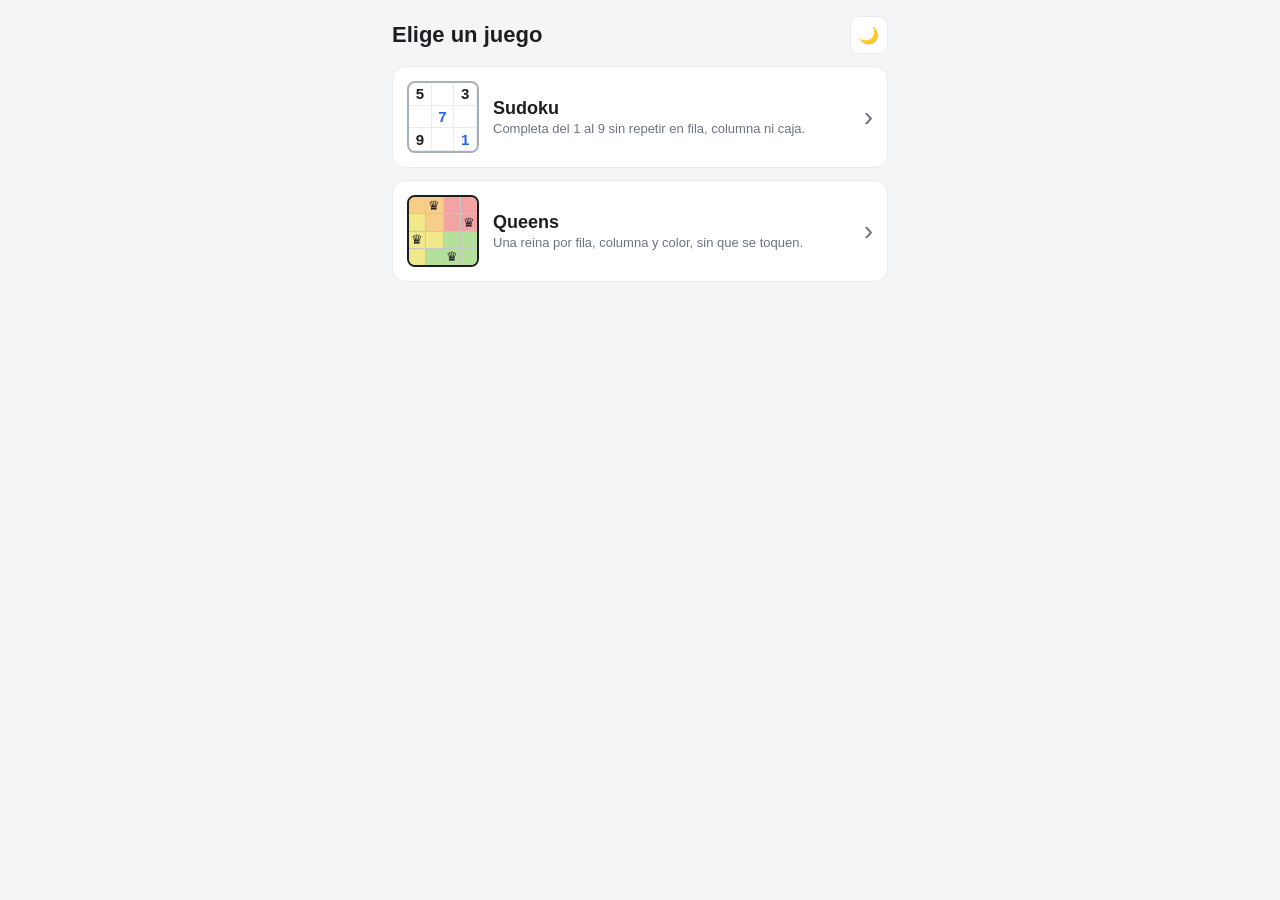
<file: index.html>
<!DOCTYPE html>
<html lang="es">
<head>
<meta charset="UTF-8" />
<meta name="viewport" content="width=device-width, initial-scale=1, maximum-scale=1, user-scalable=no, viewport-fit=cover" />
<title>Juegos</title>
<meta name="theme-color" content="#14161a" />
<link rel="manifest" href="manifest.json" />
<meta name="apple-mobile-web-app-title" content="Juegos" />
<meta name="apple-mobile-web-app-capable" content="yes" />
<link rel="icon" href="icons/icon-192.png" />
<link rel="apple-touch-icon" href="icons/icon-192.png" />
<script>
  (function () {
    try {
      var t = localStorage.getItem('sudoku_theme_v1');
      if (t === 'light' || t === 'dark') document.documentElement.setAttribute('data-theme', t);
    } catch (e) {}
  })();
</script>
<link rel="stylesheet" href="style.css" />
</head>
<body>

<div class="app home">

  <div class="statusbar">
    <h1 class="home-title">Elige un juego</h1>
    <button class="icon-btn" id="btn-theme" title="Cambiar esquema de colores">🌙</button>
  </div>

  <a class="game-card" href="sudoku.html">
    <div class="game-thumb sudoku-thumb" aria-hidden="true">
      <span>5</span><span></span><span>3</span>
      <span></span><span class="a">7</span><span></span>
      <span>9</span><span></span><span class="a">1</span>
    </div>
    <div class="game-info">
      <div class="game-name">Sudoku</div>
      <div class="game-desc">Completa del 1 al 9 sin repetir en fila, columna ni caja.</div>
      <div class="game-progress" id="progress-sudoku"></div>
    </div>
    <div class="game-go">›</div>
  </a>

  <a class="game-card" href="queens.html">
    <div class="game-thumb queens-thumb" aria-hidden="true">
      <span style="background:var(--qz1)"></span><span style="background:var(--qz1)">♛</span><span style="background:var(--qz0)"></span><span style="background:var(--qz0)"></span>
      <span style="background:var(--qz2)"></span><span style="background:var(--qz1)"></span><span style="background:var(--qz0)"></span><span style="background:var(--qz0)">♛</span>
      <span style="background:var(--qz2)">♛</span><span style="background:var(--qz2)"></span><span style="background:var(--qz3)"></span><span style="background:var(--qz3)"></span>
      <span style="background:var(--qz2)"></span><span style="background:var(--qz3)"></span><span style="background:var(--qz3)">♛</span><span style="background:var(--qz3)"></span>
    </div>
    <div class="game-info">
      <div class="game-name">Queens</div>
      <div class="game-desc">Una reina por fila, columna y color, sin que se toquen.</div>
      <div class="game-progress" id="progress-queens"></div>
    </div>
    <div class="game-go">›</div>
  </a>

</div>

<script src="theme.js"></script>
<script>
  Theme.bind(document.getElementById('btn-theme'));

  // Muestra en cada tarjeta si hay una partida a medias.
  (function () {
    function fmt(total) {
      var m = Math.floor(total / 60), s = total % 60;
      return String(m).padStart(2, '0') + ':' + String(s).padStart(2, '0');
    }
    function read(key) {
      try { return JSON.parse(localStorage.getItem(key) || 'null'); } catch (e) { return null; }
    }
    var labels = { easy: 'Fácil', medium: 'Medio', hard: 'Difícil', expert: 'Experto' };
    var s = read('sudoku_game_v1');
    if (s && !s.solved && s.elapsed > 0) {
      document.getElementById('progress-sudoku').textContent =
        '▶ Partida en curso · ' + (labels[s.difficulty] || '') + ' · ' + fmt(s.elapsed);
    }
    var q = read('queens_game_v1');
    if (q && !q.solved && q.elapsed > 0) {
      document.getElementById('progress-queens').textContent =
        '▶ Partida en curso · ' + q.n + '×' + q.n + ' · ' + fmt(q.elapsed);
    }
  })();
</script>
<script src="pwa.js"></script>
</body>
</html>
</file>
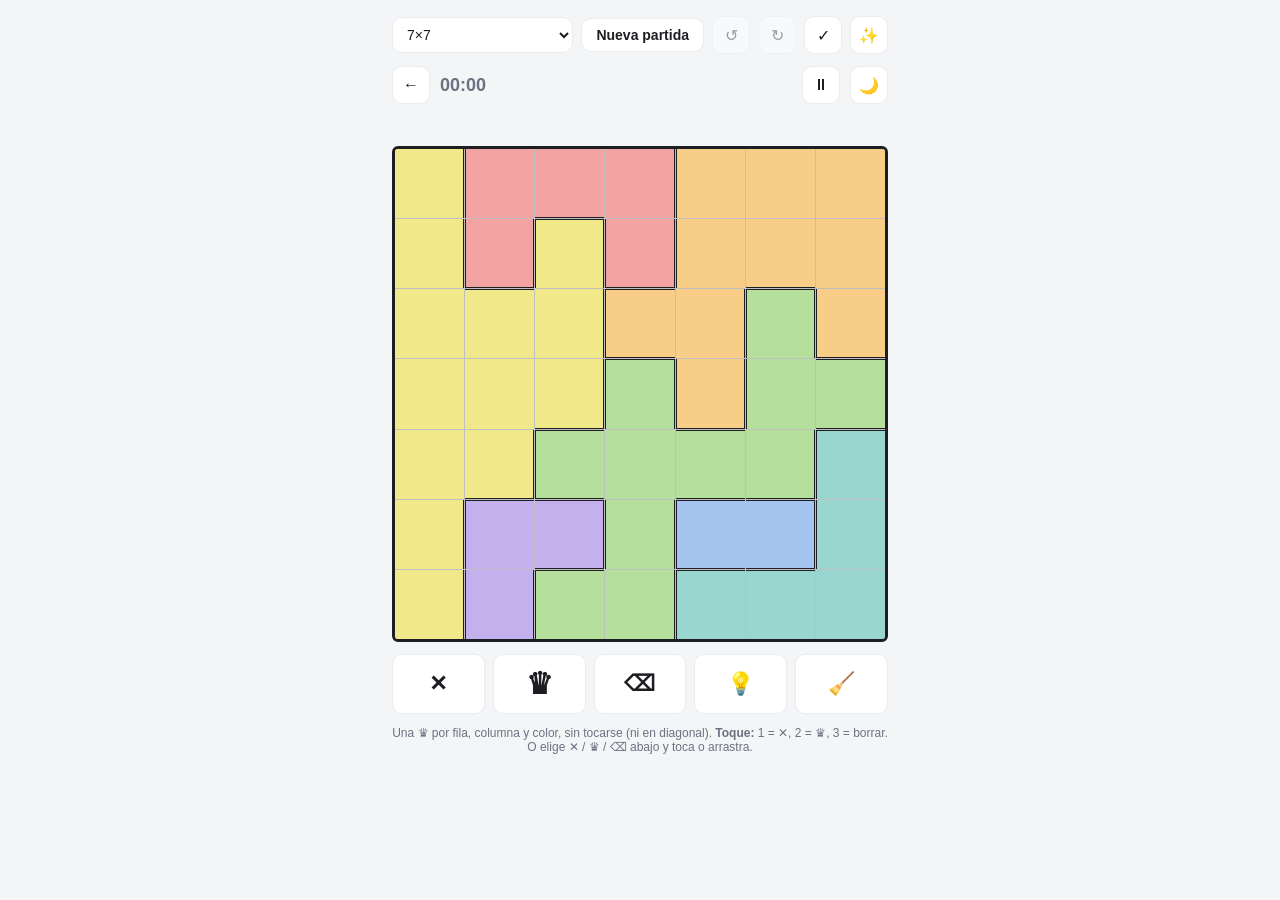
<file: queens.html>
<!DOCTYPE html>
<html lang="es">
<head>
<meta charset="UTF-8" />
<meta name="viewport" content="width=device-width, initial-scale=1, maximum-scale=1, user-scalable=no, viewport-fit=cover" />
<title>Queens</title>
<meta name="theme-color" content="#14161a" />
<link rel="manifest" href="manifest.json" />
<meta name="apple-mobile-web-app-title" content="Juegos" />
<meta name="apple-mobile-web-app-capable" content="yes" />
<link rel="icon" href="icons/icon-192.png" />
<link rel="apple-touch-icon" href="icons/icon-192.png" />
<script>
  (function () {
    try {
      var t = localStorage.getItem('sudoku_theme_v1');
      if (t === 'light' || t === 'dark') document.documentElement.setAttribute('data-theme', t);
    } catch (e) {}
  })();
</script>
<link rel="stylesheet" href="style.css" />
</head>
<body>

<div class="app">

  <div class="toolbar">
    <select id="size" title="Tamaño del tablero">
      <option value="5">5×5</option>
      <option value="6">6×6</option>
      <option value="7" selected>7×7</option>
      <option value="8">8×8</option>
      <option value="9">9×9</option>
    </select>
    <button class="btn" id="btn-new">Nueva partida</button>
    <button class="icon-btn" id="btn-undo" title="Deshacer">↺</button>
    <button class="icon-btn" id="btn-redo" title="Rehacer">↻</button>
    <button class="icon-btn" id="btn-check" title="Comprobar las reinas y ✕ puestas">✓</button>
    <button class="icon-btn" id="btn-autox" title="Autocompletar ✕: marca todas las celdas donde ya no cabe una reina">✨</button>
  </div>

  <div class="statusbar">
    <a class="icon-btn back-btn" href="index.html" title="Volver a los juegos">←</a>
    <div class="timer" id="timer">00:00</div>
    <button class="icon-btn" id="btn-pause" title="Pausar">⏸</button>
    <button class="icon-btn" id="btn-theme" title="Cambiar esquema de colores">🌙</button>
  </div>

  <div class="q-warn" id="warn"></div>

  <div class="board-wrap q-wrap">
    <div class="q-board" id="board"></div>
    <div class="pause-overlay" id="pause-overlay">
      <button class="btn" id="btn-resume">▶ Reanudar</button>
    </div>
    <div class="win-overlay hidden" id="win-overlay">
      <div class="win-card">
        <div class="win-icon">🏆</div>
        <h2>¡Resuelto!</h2>
        <div class="win-stats">
          <span class="win-chip" id="win-size"></span>
          <span class="win-chip" id="win-time"></span>
        </div>
        <button class="btn win-btn" id="btn-win-new">Nueva partida</button>
      </div>
    </div>
  </div>

  <div class="numpad q-tools" id="tools">
    <button class="num-btn" data-tool="x" title="Marcar ✕: toca o arrastra por las celdas (X)">✕</button>
    <button class="num-btn" data-tool="queen" title="Poner reina (Q)">♛</button>
    <button class="num-btn erase" data-tool="erase" title="Borrar: toca o arrastra por las celdas">⌫</button>
    <button class="num-btn tool-btn" id="btn-hint" title="Pista: corrige una reina mal puesta o revela una correcta">💡</button>
    <button class="num-btn tool-btn" id="btn-clear-x" title="Quitar todas las ✕">🧹</button>
  </div>

  <p class="hint">
    Una ♛ por fila, columna y color, sin tocarse (ni en diagonal).
    <strong>Toque:</strong> 1 = ✕, 2 = ♛, 3 = borrar. O elige ✕ / ♛ / ⌫ abajo y toca o arrastra.
  </p>

</div>

<script src="theme.js"></script>
<script src="queens.js"></script>
<script src="queens-app.js"></script>
<script src="pwa.js"></script>
</body>
</html>
</file>
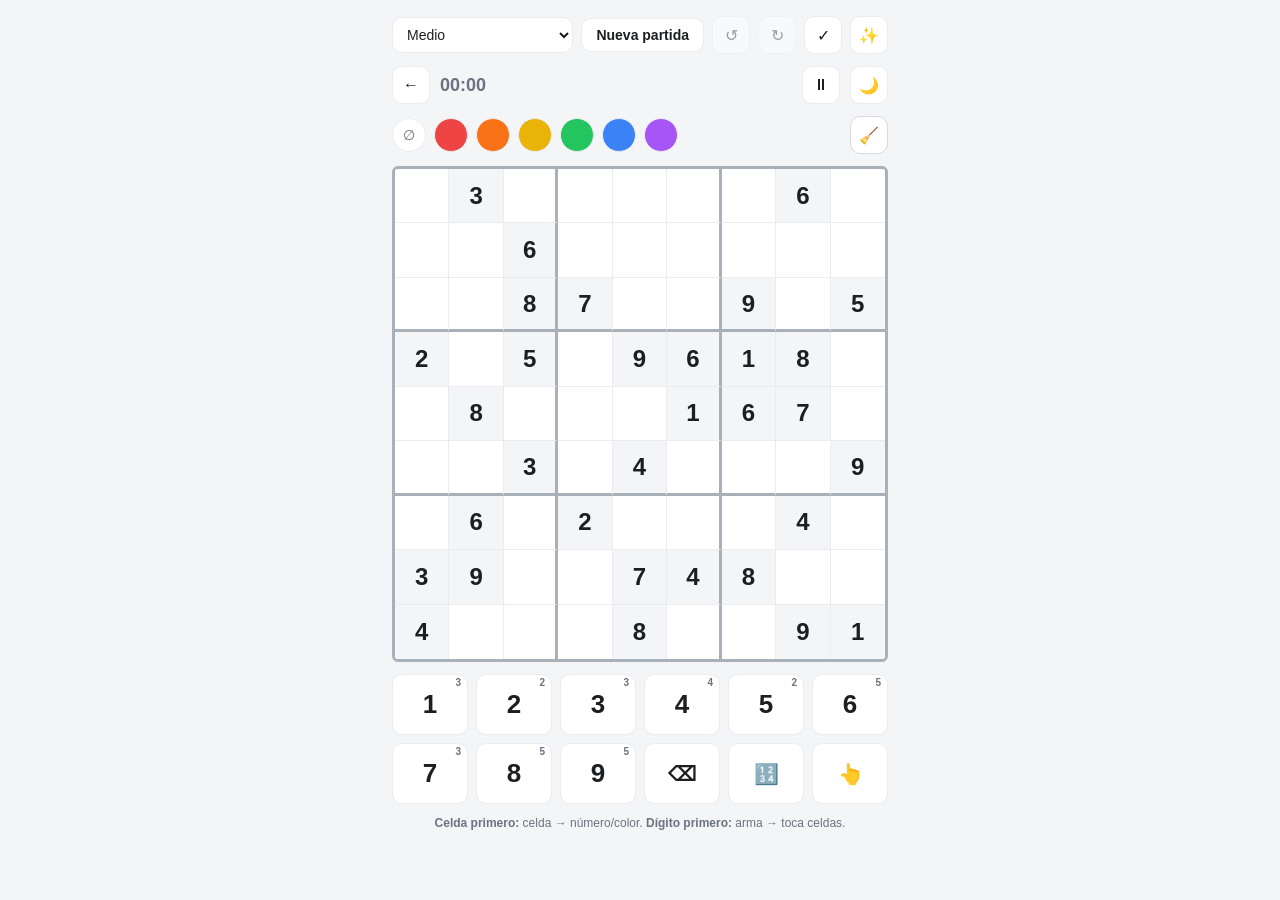
<file: sudoku.html>
<!DOCTYPE html>
<html lang="es">
<head>
<meta charset="UTF-8" />
<meta name="viewport" content="width=device-width, initial-scale=1, maximum-scale=1, user-scalable=no, viewport-fit=cover" />
<title>Sudoku</title>
<meta name="theme-color" content="#14161a" />
<link rel="manifest" href="manifest.json" />
<meta name="apple-mobile-web-app-title" content="Juegos" />
<meta name="apple-mobile-web-app-capable" content="yes" />
<link rel="icon" href="icons/icon-192.png" />
<link rel="apple-touch-icon" href="icons/icon-192.png" />
<script>
  (function () {
    try {
      var t = localStorage.getItem('sudoku_theme_v1');
      if (t === 'light' || t === 'dark') document.documentElement.setAttribute('data-theme', t);
    } catch (e) {}
  })();
</script>
<link rel="stylesheet" href="style.css" />
</head>
<body>

<div class="app">

  <div class="toolbar">
    <select id="difficulty">
      <option value="easy">Fácil</option>
      <option value="medium" selected>Medio</option>
      <option value="hard">Difícil</option>
      <option value="expert">Experto</option>
    </select>
    <button class="btn" id="btn-new">Nueva partida</button>
    <button class="icon-btn" id="btn-undo" title="Deshacer">↺</button>
    <button class="icon-btn" id="btn-redo" title="Rehacer">↻</button>
    <button class="icon-btn" id="btn-check" title="Comprobar los números escritos">✓</button>
    <button class="icon-btn" id="btn-autonotes" title="Autocompletar anotaciones: calcula los candidatos posibles en cada celda vacía">✨</button>
  </div>

  <div class="statusbar">
    <a class="icon-btn back-btn" href="index.html" title="Volver a los juegos">←</a>
    <div class="timer" id="timer">00:00</div>
    <button class="icon-btn" id="btn-pause" title="Pausar">⏸</button>
    <button class="icon-btn" id="btn-theme" title="Cambiar esquema de colores">🌙</button>
  </div>

  <div class="palette" id="palette">
    <button class="swatch swatch-none" data-color="" title="Quitar color">∅</button>
    <button class="swatch" data-color="red" title="Rojo"></button>
    <button class="swatch" data-color="orange" title="Naranjo"></button>
    <button class="swatch" data-color="yellow" title="Amarillo"></button>
    <button class="swatch" data-color="green" title="Verde"></button>
    <button class="swatch" data-color="blue" title="Azul"></button>
    <button class="swatch" data-color="purple" title="Morado"></button>
    <button class="icon-btn" id="btn-clear-colors" title="Quitar todos los colores del tablero">🧹</button>
  </div>

  <div class="board-wrap">
    <div class="board" id="board"></div>
    <div class="pause-overlay" id="pause-overlay">
      <button class="btn" id="btn-resume">▶ Reanudar</button>
    </div>
    <div class="win-overlay hidden" id="win-overlay">
      <div class="win-card">
        <div class="win-icon">🏆</div>
        <h2>¡Resuelto!</h2>
        <div class="win-stats">
          <span class="win-chip" id="win-difficulty"></span>
          <span class="win-chip" id="win-time"></span>
        </div>
        <button class="btn win-btn" id="btn-win-new">Nueva partida</button>
      </div>
    </div>
  </div>

  <div class="numpad" id="numpad">
    <button class="num-btn" data-num="1">1<sup class="num-badge"></sup></button>
    <button class="num-btn" data-num="2">2<sup class="num-badge"></sup></button>
    <button class="num-btn" data-num="3">3<sup class="num-badge"></sup></button>
    <button class="num-btn" data-num="4">4<sup class="num-badge"></sup></button>
    <button class="num-btn" data-num="5">5<sup class="num-badge"></sup></button>
    <button class="num-btn" data-num="6">6<sup class="num-badge"></sup></button>
    <button class="num-btn" data-num="7">7<sup class="num-badge"></sup></button>
    <button class="num-btn" data-num="8">8<sup class="num-badge"></sup></button>
    <button class="num-btn" data-num="9">9<sup class="num-badge"></sup></button>
    <button class="num-btn erase" data-num="0" title="Borrar">⌫</button>
    <button class="num-btn tool-btn" id="btn-notes" title="Modo notas: anota candidatos en vez de escribir el número (N)">🔢</button>
    <button class="num-btn tool-btn" id="btn-digitfirst" title="Dígito primero: arma un número o color y luego toca/arrastra por las celdas (D)">👆</button>
  </div>

  <p class="hint" id="hint">
    <strong>Celda primero:</strong> celda → número/color. <strong>Dígito primero:</strong> arma → toca celdas.
  </p>

</div>

<script src="sudoku.js"></script>
<script src="app.js"></script>
<script src="pwa.js"></script>
</body>
</html>
</file>
<file: style.css>
:root {
  --bg: #f4f5f7;
  --panel: #ffffff;
  --text: #1c1e21;
  --muted: #6b7280;
  --line-thin: #eaecef;
  --line-thick: #a8b0ba;
  --cell-bg: #ffffff;
  --cell-given: #f3f5f7;
  --cell-selected: #cfe3ff;
  --cell-peer: #eef4ff;
  --cell-same-value: #dbe9ff;
  --cell-note-match: #fdf0b8;
  --cell-notes-bg: #f7f8fa;
  --conflict: #ffd3d3;
  --accent: #2563eb;
  --accent-text: #ffffff;
  --given-color: #1c1e21;
  --answer-color: #2563eb;
  --notes-color: #6b7280;
  --same-value-border: #2563eb;
  --border-radius: 10px;
}

@media (prefers-color-scheme: dark) {
  :root {
    --bg: #14161a;
    --panel: #1d2025;
    --text: #eef0f3;
    --muted: #9aa1ac;
    --line-thin: #4e70a6;
    --line-thick: #eef0f3;
    --cell-bg: #22262c;
    --cell-given: #3c1010;
    --cell-selected: #2c4568;
    --cell-peer: #23293a;
    --cell-same-value: #1622c0;
    --cell-note-match: #4a3f1a;
    --cell-notes-bg: #262a31;
    --conflict: #5a2323;
    --accent: #4f8cff;
    --accent-text: #0a0a0a;
    --given-color: #eef0f3;
    --answer-color: #f59629;
    --notes-color: #529dff;
    --same-value-border: #4e70a6;
  }
}

:root[data-theme="dark"] {
  --bg: #14161a;
  --panel: #1d2025;
  --text: #eef0f3;
  --muted: #9aa1ac;
  --line-thin: #4e70a6;
  --line-thick: #eef0f3;
  --cell-bg: #22262c;
  --cell-given: #3c1010;
  --cell-selected: #2c4568;
  --cell-peer: #23293a;
  --cell-same-value: #1622c0;
  --cell-note-match: #4a3f1a;
  --cell-notes-bg: #262a31;
  --conflict: #5a2323;
  --accent: #4f8cff;
  --accent-text: #0a0a0a;
  --given-color: #eef0f3;
  --answer-color: #f59629;
  --notes-color: #529dff;
  --same-value-border: #4e70a6;
}

:root[data-theme="light"] {
  --bg: #f4f5f7;
  --panel: #ffffff;
  --text: #1c1e21;
  --muted: #6b7280;
  --line-thin: #eaecef;
  --line-thick: #a8b0ba;
  --cell-bg: #ffffff;
  --cell-given: #f3f5f7;
  --cell-selected: #cfe3ff;
  --cell-peer: #eef4ff;
  --cell-same-value: #dbe9ff;
  --cell-note-match: #fdf0b8;
  --cell-notes-bg: #f7f8fa;
  --conflict: #ffd3d3;
  --accent: #2563eb;
  --accent-text: #ffffff;
  --given-color: #1c1e21;
  --answer-color: #2563eb;
  --notes-color: #6b7280;
  --same-value-border: #2563eb;
}

* { box-sizing: border-box; }

body {
  margin: 0;
  background: var(--bg);
  color: var(--text);
  font-family: -apple-system, BlinkMacSystemFont, "Segoe UI", Roboto, Helvetica, Arial, sans-serif;
  display: flex;
  justify-content: center;
}

.app {
  width: 100%;
  max-width: 520px;
  padding: 16px 12px 32px;
  display: flex;
  flex-direction: column;
  gap: 12px;
}

.statusbar {
  display: flex;
  align-items: center;
  gap: 10px;
}

.statusbar .timer {
  flex: 1;
}

.timer {
  font-variant-numeric: tabular-nums;
  font-size: 18px;
  font-weight: 600;
  color: var(--muted);
}

.toolbar {
  display: flex;
  flex-wrap: wrap;
  gap: 8px;
  align-items: center;
}

.toolbar select {
  flex: 1;
  min-width: 90px;
}

select, .btn, .icon-btn, .num-btn, .swatch {
  font-family: inherit;
  border: 1px solid var(--line-thin);
  background: var(--panel);
  color: var(--text);
  border-radius: var(--border-radius);
  cursor: pointer;
}

select { padding: 8px 10px; font-size: 14px; }

.btn {
  padding: 8px 14px;
  font-size: 14px;
  font-weight: 600;
}

.btn.toggle.active {
  background: var(--accent);
  color: var(--accent-text);
  border-color: var(--accent);
}

.icon-btn {
  width: 38px;
  height: 38px;
  font-size: 16px;
  display: flex;
  align-items: center;
  justify-content: center;
}

.icon-btn:disabled {
  opacity: .4;
  cursor: default;
}

.palette {
  display: flex;
  align-items: center;
  gap: 8px;
  flex-wrap: wrap;
}

.palette .icon-btn {
  margin-left: auto;
}

.swatch {
  width: 34px;
  height: 34px;
  border-radius: 50%;
  padding: 0;
  position: relative;
  transition: transform .12s ease, outline-color .12s ease, box-shadow .12s ease;
}

.swatch.active {
  outline: 3px solid var(--accent);
  outline-offset: 3px;
  transform: scale(1.15);
  box-shadow: 0 0 10px var(--accent);
}

.swatch-none {
  background: var(--panel);
  font-size: 14px;
  color: var(--muted);
}

.swatch[data-color="red"]    { background: #ef4444; }
.swatch[data-color="orange"] { background: #f97316; }
.swatch[data-color="yellow"] { background: #eab308; }
.swatch[data-color="green"]  { background: #22c55e; }
.swatch[data-color="blue"]   { background: #3b82f6; }
.swatch[data-color="purple"] { background: #a855f7; }

#btn-clear-colors {
  background: #ffffff;
  color: #4b5563;
  border-color: #d7dae0;
}

.board-wrap {
  position: relative;
}

.board {
  display: grid;
  grid-template-columns: repeat(9, 1fr);
  grid-template-rows: repeat(9, 1fr);
  aspect-ratio: 1 / 1;
  width: 100%;
  background: var(--cell-bg);
  border: 3px solid var(--line-thick);
  border-radius: 6px;
  overflow: hidden;
  touch-action: none;
}

.cell {
  position: relative;
  background: var(--cell-bg);
  display: flex;
  align-items: center;
  justify-content: center;
  font-size: clamp(16px, 4.2vw, 24px);
  font-weight: 500;
  cursor: pointer;
  user-select: none;
  color: var(--text);
  border-right: 1px solid var(--line-thin);
  border-bottom: 1px solid var(--line-thin);
}

.cell.given .cell-value {
  color: var(--given-color);
}

.cell.filled .cell-value {
  color: var(--answer-color);
  font-weight: 700;
}

.cell.has-notes { background: var(--cell-notes-bg); }
.cell.peer { background: var(--cell-peer); }
.cell.note-match { background: var(--cell-note-match); }
.cell.given {
  background: var(--cell-given);
  font-weight: 800;
}
.cell.same-value {
  background: var(--cell-same-value);
  outline: 2px solid var(--same-value-border);
  outline-offset: -2px;
}
.cell.selected { background: var(--cell-selected); }
.cell.conflict { background: var(--conflict); color: #b91c1c; }
.cell.conflict .cell-value { color: #b91c1c; }
.cell.wrong { outline: 2px solid #ef4444; outline-offset: -2px; }

.cell-color-layer {
  position: absolute;
  inset: 0;
  z-index: 0;
}

.cell-value {
  position: relative;
  z-index: 1;
}

.cell-notes {
  position: absolute;
  inset: 0;
  z-index: 1;
  display: grid;
  grid-template-columns: repeat(3, 1fr);
  grid-template-rows: repeat(3, 1fr);
  font-size: clamp(9px, 2.3vw, 13px);
  color: var(--notes-color);
  font-weight: 600;
}

.cell-notes span {
  display: flex;
  align-items: center;
  justify-content: center;
}

.cell-notes span.hl {
  color: var(--accent);
  font-weight: 800;
}

/* thick borders every 3 columns/rows, to separate the 3x3 boxes from the thin cell grid */
.cell:nth-child(3n) { border-right: 3px solid var(--line-thick); }
.cell:nth-child(9n) { border-right: none; }
.cell:nth-child(n+73) { border-bottom: none; }
.cell.border-bottom-thick { border-bottom: 3px solid var(--line-thick); }

.pause-overlay {
  position: absolute;
  inset: 0;
  display: none;
  align-items: center;
  justify-content: center;
  background: rgba(20, 22, 26, .82);
  border-radius: 6px;
}

.pause-overlay.active { display: flex; }

.win-overlay {
  position: fixed;
  inset: 0;
  display: flex;
  align-items: center;
  justify-content: center;
  background: rgba(8, 9, 11, .78);
  z-index: 2000;
  padding: 20px;
}

.win-overlay.hidden { display: none; }

.win-card {
  background: var(--panel);
  border: 1px solid rgba(255, 255, 255, .12);
  padding: 32px 30px 26px;
  border-radius: 20px;
  text-align: center;
  max-width: 320px;
  width: 100%;
  box-shadow: 0 24px 60px rgba(0, 0, 0, .55);
  animation: win-pop .45s cubic-bezier(.34, 1.56, .64, 1);
}

@keyframes win-pop {
  0% { transform: scale(.7); opacity: 0; }
  100% { transform: scale(1); opacity: 1; }
}

.win-icon {
  width: 68px;
  height: 68px;
  margin: 0 auto 12px;
  border-radius: 50%;
  display: flex;
  align-items: center;
  justify-content: center;
  font-size: 34px;
  background: linear-gradient(135deg, #fde68a, #f59e0b);
  box-shadow: 0 6px 18px rgba(245, 158, 11, .45);
}

.win-card h2 {
  margin: 0 0 14px;
  font-size: 26px;
  background: linear-gradient(90deg, var(--accent), #f59e0b);
  -webkit-background-clip: text;
  background-clip: text;
  color: transparent;
}

.win-stats {
  display: flex;
  gap: 8px;
  justify-content: center;
  margin: 0 0 20px;
}

.win-chip {
  background: var(--cell-peer);
  color: var(--text);
  font-size: 13px;
  font-weight: 600;
  padding: 6px 14px;
  border-radius: 999px;
}

.win-btn {
  background: var(--accent);
  color: var(--accent-text);
  border-color: var(--accent);
  padding: 10px 22px;
}

.numpad {
  display: grid;
  grid-template-columns: repeat(6, 1fr);
  gap: 8px;
}

.num-btn {
  position: relative;
  padding: 14px 0;
  font-size: 26px;
  font-weight: 700;
}

.num-btn.erase, .num-btn.tool-btn { font-size: 20px; }

.num-btn.active {
  background: var(--accent);
  color: var(--accent-text);
  border-color: var(--accent);
}

.num-btn.depleted { opacity: .35; }

.num-badge {
  position: absolute;
  top: 2px;
  right: 6px;
  font-size: 10px;
  font-weight: 700;
  color: var(--muted);
}

.num-btn.active .num-badge { color: var(--accent-text); opacity: .85; }

.hint {
  font-size: 12px;
  color: var(--muted);
  text-align: center;
  margin: 0;
}

@media (max-width: 640px) {
  html, body { height: 100%; }
  body { overflow: hidden; }

  .app {
    height: 100vh;
    height: 100dvh;
    max-height: 100dvh;
    overflow: hidden;
    /* deja libre el espacio de la barra de navegación del teléfono (gestos/botones de Android,
       barra de inicio del iPhone) para que los botones de abajo no queden tapados */
    padding: max(10px, env(safe-area-inset-top)) max(10px, env(safe-area-inset-right))
             calc(10px + env(safe-area-inset-bottom)) max(10px, env(safe-area-inset-left));
    gap: 8px;
  }

  .hint { display: none; }

  .board-wrap {
    flex: 1;
    min-height: 0;
    display: flex;
    align-items: center;
    justify-content: center;
  }

  .board {
    width: auto;
    height: 100%;
    max-width: 100%;
  }

  .toolbar { gap: 6px; }
  .toolbar select { min-width: 64px; font-size: 13px; padding: 7px 8px; }
  .toolbar .btn { padding: 7px 10px; font-size: 13px; }

  .icon-btn { width: 34px; height: 34px; font-size: 15px; }

  .palette { gap: 6px; }
  .swatch { width: 30px; height: 30px; }

  .numpad { gap: 6px; }
  .num-btn { padding: 10px 0; font-size: 22px; }
  .cell { font-size: clamp(20px, 6vw, 30px); }
  .cell-notes { font-size: clamp(12px, 3.2vw, 16px); }
}


/* ===================== Queens y página principal ===================== */

/* Colores de las zonas de Queens (pastel en claro, un poco más profundos en oscuro) */
:root {
  --qz0: #f4a3a3; --qz1: #f8cd88; --qz2: #f1e88a; --qz3: #b5e09c; --qz4: #98d6cf;
  --qz5: #a6c4f0; --qz6: #c4b0ec; --qz7: #f0b2d8; --qz8: #d8c09f;
  --q-region: #1c1e21;
  --q-thin: rgba(0, 0, 0, .22);
  --q-piece: #1c1e21;
  --q-mark: rgba(0, 0, 0, .42);
}
@media (prefers-color-scheme: dark) {
  :root {
    --qz0: #d98c8c; --qz1: #ddb172; --qz2: #d4ca6e; --qz3: #9cc785; --qz4: #80bdb6;
    --qz5: #8eabd8; --qz6: #ab98d4; --qz7: #d699bf; --qz8: #bfa886;
    --q-region: #0b0c0e;
  }
}
:root[data-theme="dark"] {
  --qz0: #d98c8c; --qz1: #ddb172; --qz2: #d4ca6e; --qz3: #9cc785; --qz4: #80bdb6;
  --qz5: #8eabd8; --qz6: #ab98d4; --qz7: #d699bf; --qz8: #bfa886;
  --q-region: #0b0c0e;
}
:root[data-theme="light"] {
  --qz0: #f4a3a3; --qz1: #f8cd88; --qz2: #f1e88a; --qz3: #b5e09c; --qz4: #98d6cf;
  --qz5: #a6c4f0; --qz6: #c4b0ec; --qz7: #f0b2d8; --qz8: #d8c09f;
  --q-region: #1c1e21;
}

a.icon-btn { text-decoration: none; }

.q-board {
  display: grid;
  aspect-ratio: 1 / 1;
  width: 100%;
  gap: 1px;
  background: var(--q-thin);
  border: 3px solid var(--q-region);
  border-radius: 6px;
  overflow: hidden;
  touch-action: none;
  user-select: none;
  container-type: inline-size;
}

/* Celda de tamaño fijo: el contenido (✕ o reina) nunca la agranda */
.q-cell {
  position: relative;
  min-width: 0;
  min-height: 0;
  overflow: hidden;
  cursor: pointer;
  border: 0 solid var(--q-region);
}
.q-cell::after {
  position: absolute;
  inset: 0;
  display: flex;
  align-items: center;
  justify-content: center;
  line-height: 1;
  pointer-events: none;
}
.q-cell.mark::after {
  content: "✕";
  color: var(--q-mark);
  font-weight: 700;
  font-size: calc(100cqw / var(--n) * .32);
}
.q-cell.queen::after {
  content: "♛";
  color: var(--q-piece);
  font-size: calc(100cqw / var(--n) * .62);
}
.q-cell.conflict { box-shadow: inset 0 0 0 999px rgba(220, 38, 38, .45); }
.q-cell.conflict::after { color: #7f1d1d; }
.q-cell.dead { box-shadow: inset 0 0 0 3px #dc2626; }
.q-cell.wrong { box-shadow: inset 0 0 0 3px #ef4444, inset 0 0 0 999px rgba(239, 68, 68, .25); }
.q-cell.flash { animation: q-flash .8s ease 2; }
@keyframes q-flash { 50% { box-shadow: inset 0 0 0 999px rgba(255, 255, 255, .75); } }

.q-warn {
  height: 18px;
  line-height: 18px;
  white-space: nowrap;
  overflow: hidden;
  text-overflow: ellipsis;
  font-size: 13px;
  font-weight: 600;
  color: #dc2626;
  text-align: center;
}
:root[data-theme="dark"] .q-warn { color: #f87171; }
@media (prefers-color-scheme: dark) { :root:not([data-theme="light"]) .q-warn { color: #f87171; } }

.q-tools { grid-template-columns: repeat(5, 1fr); }
.q-tools .num-btn { font-size: 22px; }
.q-tools .num-btn[data-tool="queen"] { font-size: 30px; line-height: 1; }

/* Página principal */
.home-title {
  flex: 1;
  margin: 0;
  font-size: 22px;
  font-weight: 800;
}

.game-card {
  display: flex;
  align-items: center;
  gap: 14px;
  padding: 14px;
  background: var(--panel);
  border: 1px solid var(--line-thin);
  border-radius: 14px;
  color: var(--text);
  text-decoration: none;
  transition: transform .12s ease, border-color .12s ease;
}
.game-card:hover { border-color: var(--accent); }
.game-card:active { transform: scale(.98); }

.game-thumb {
  flex: none;
  width: 72px;
  height: 72px;
  display: grid;
  border-radius: 8px;
  overflow: hidden;
}
.sudoku-thumb {
  grid-template-columns: repeat(3, 1fr);
  border: 2px solid var(--line-thick);
  background: var(--cell-bg);
}
.sudoku-thumb span {
  display: flex;
  align-items: center;
  justify-content: center;
  font-weight: 800;
  font-size: 15px;
  color: var(--given-color);
  border-right: 1px solid var(--line-thin);
  border-bottom: 1px solid var(--line-thin);
}
.sudoku-thumb span.a { color: var(--answer-color); }
.queens-thumb {
  grid-template-columns: repeat(4, 1fr);
  gap: 1px;
  background: var(--q-thin);
  border: 2px solid var(--q-region);
}
.queens-thumb span {
  display: flex;
  align-items: center;
  justify-content: center;
  font-size: 13px;
  color: var(--q-piece);
}

.game-info { flex: 1; min-width: 0; }
.game-name { font-size: 18px; font-weight: 800; }
.game-desc { font-size: 13px; color: var(--muted); margin-top: 2px; }
.game-progress { font-size: 12px; font-weight: 700; color: var(--accent); margin-top: 6px; }
.game-progress:empty { display: none; }
.game-go { font-size: 28px; color: var(--muted); }

@media (max-width: 640px) {
  /* el tablero de Queens ocupa el espacio que quede, siempre cuadrado */
  .q-wrap { container-type: size; }
  .q-board { width: min(100cqw, 100cqh); height: min(100cqw, 100cqh); max-width: none; }
  .q-tools .num-btn { font-size: 20px; }
  .q-warn { font-size: 12px; }
  .app.home { height: auto; overflow: visible; }
  body:has(.app.home) { overflow: auto; }
}
</file>
